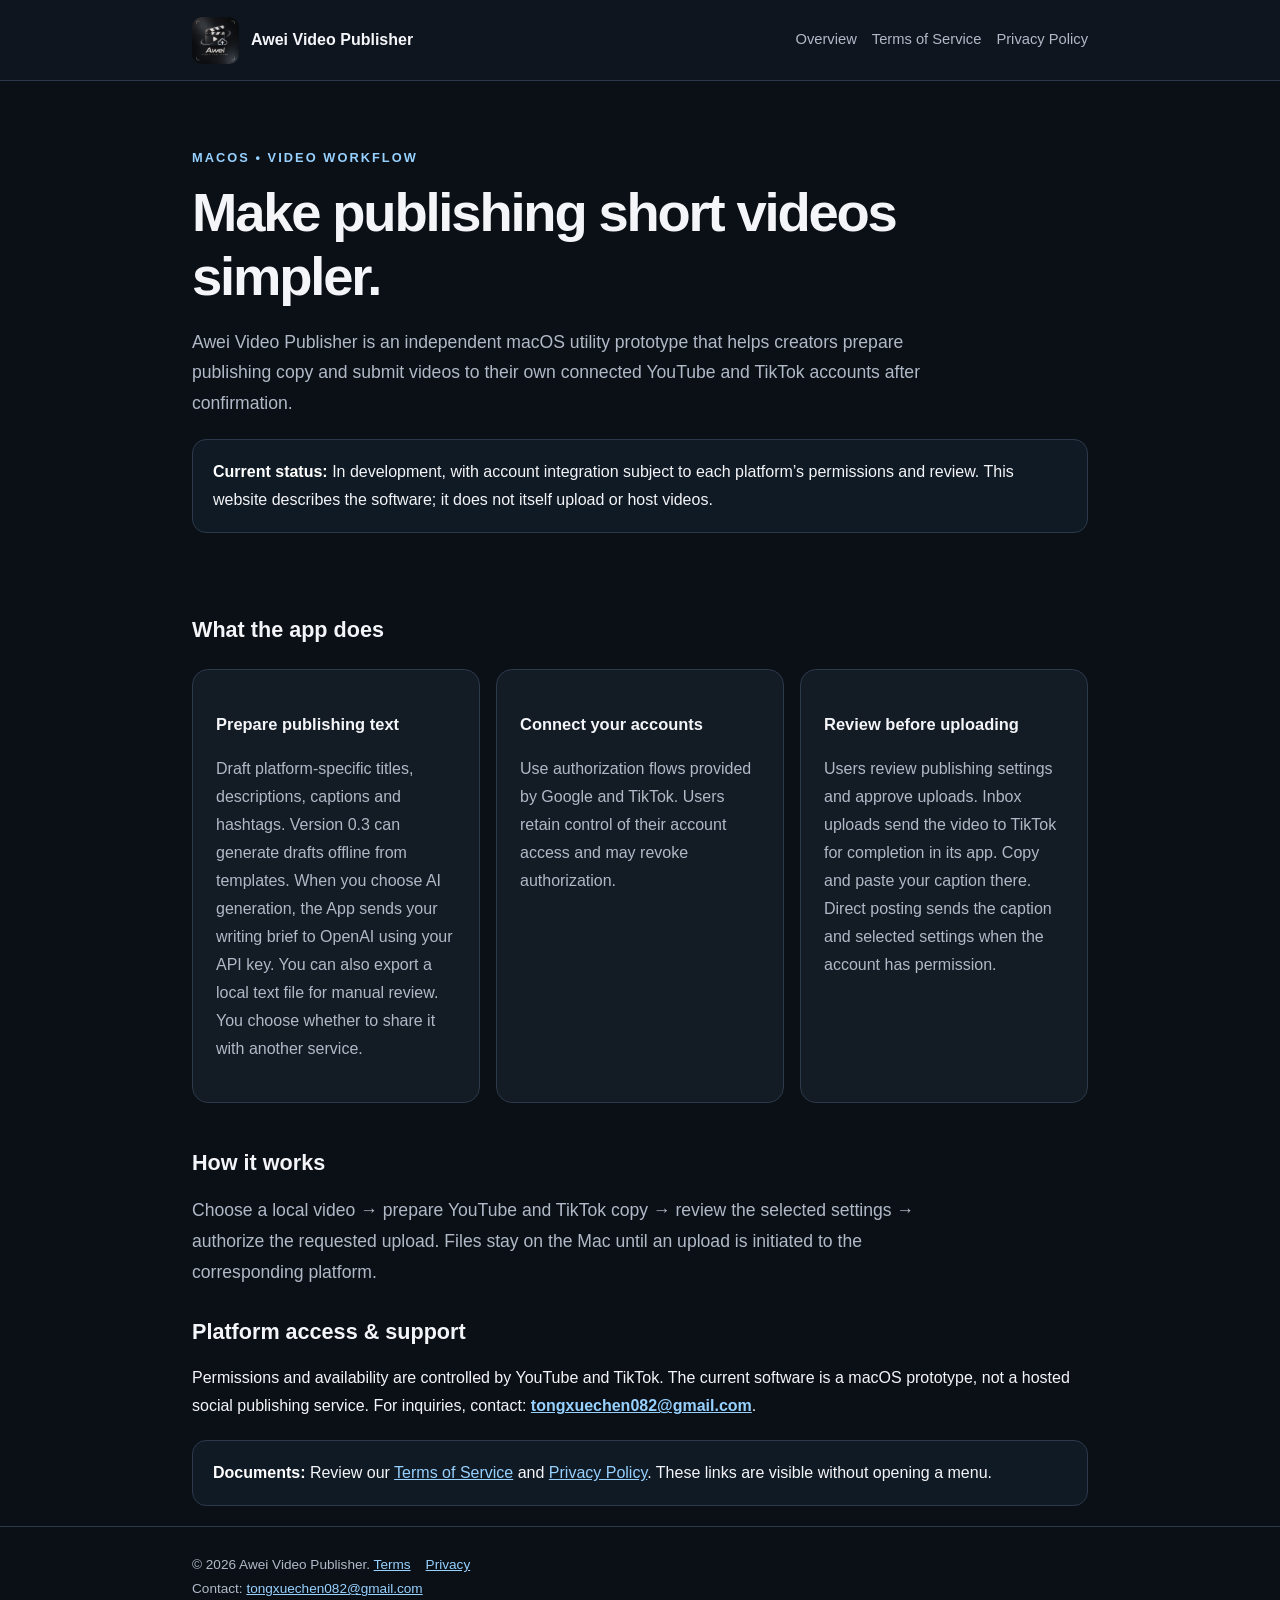
<file: index.html>
<!doctype html><html lang="en"><head><meta charset="utf-8"><meta name="viewport" content="width=device-width, initial-scale=1"><meta name="robots" content="index,follow"><title>Overview | Awei Video Publisher</title><link rel="icon" href="app-icon.png"><link rel="stylesheet" href="style.css"></head><body><header class="mast"><div class="wrap nav"><a class="brand" href="index.html"><img src="app-icon.png" alt="Awei Video Publisher icon"><span>Awei Video Publisher</span></a><nav class="links" aria-label="Main navigation"><a href="index.html">Overview</a><a href="terms.html">Terms of Service</a><a href="privacy.html">Privacy Policy</a></nav></div></header><main class="wrap"><section class="hero"><div class="eyebrow">macOS • Video workflow</div><h1>Make publishing short videos simpler.</h1><p class="lede">Awei Video Publisher is an independent macOS utility prototype that helps creators prepare publishing copy and submit videos to their own connected YouTube and TikTok accounts after confirmation.</p><p class="note"><strong>Current status:</strong> In development, with account integration subject to each platform’s permissions and review. This website describes the software; it does not itself upload or host videos.</p></section><section><h2>What the app does</h2><div class="cards"><article class="card"><h3>Prepare publishing text</h3><p>Draft platform-specific titles, descriptions, captions and hashtags. Version 0.3 can generate drafts offline from templates. When you choose AI generation, the App sends your writing brief to OpenAI using your API key. You can also export a local text file for manual review. You choose whether to share it with another service.</p></article><article class="card"><h3>Connect your accounts</h3><p>Use authorization flows provided by Google and TikTok. Users retain control of their account access and may revoke authorization.</p></article><article class="card"><h3>Review before uploading</h3><p>Users review publishing settings and approve uploads. Inbox uploads send the video to TikTok for completion in its app. Copy and paste your caption there. Direct posting sends the caption and selected settings when the account has permission.</p></article></div></section><section><h2>How it works</h2><p class="lede">Choose a local video → prepare YouTube and TikTok copy → review the selected settings → authorize the requested upload. Files stay on the Mac until an upload is initiated to the corresponding platform.</p><h2>Platform access &amp; support</h2><p>Permissions and availability are controlled by YouTube and TikTok. The current software is a macOS prototype, not a hosted social publishing service. For inquiries, contact: <strong><a href="mailto:tongxuechen082@gmail.com">tongxuechen082@gmail.com</a></strong>.</p></section><section class="note"><strong>Documents:</strong> Review our <a href="terms.html">Terms of Service</a> and <a href="privacy.html">Privacy Policy</a>. These links are visible without opening a menu.</section></main><footer><div class="wrap">© 2026 Awei Video Publisher. <a href="terms.html">Terms</a><a href="privacy.html">Privacy</a><div>Contact: <a href="mailto:tongxuechen082@gmail.com">tongxuechen082@gmail.com</a></div></div></footer></body></html>
</file>
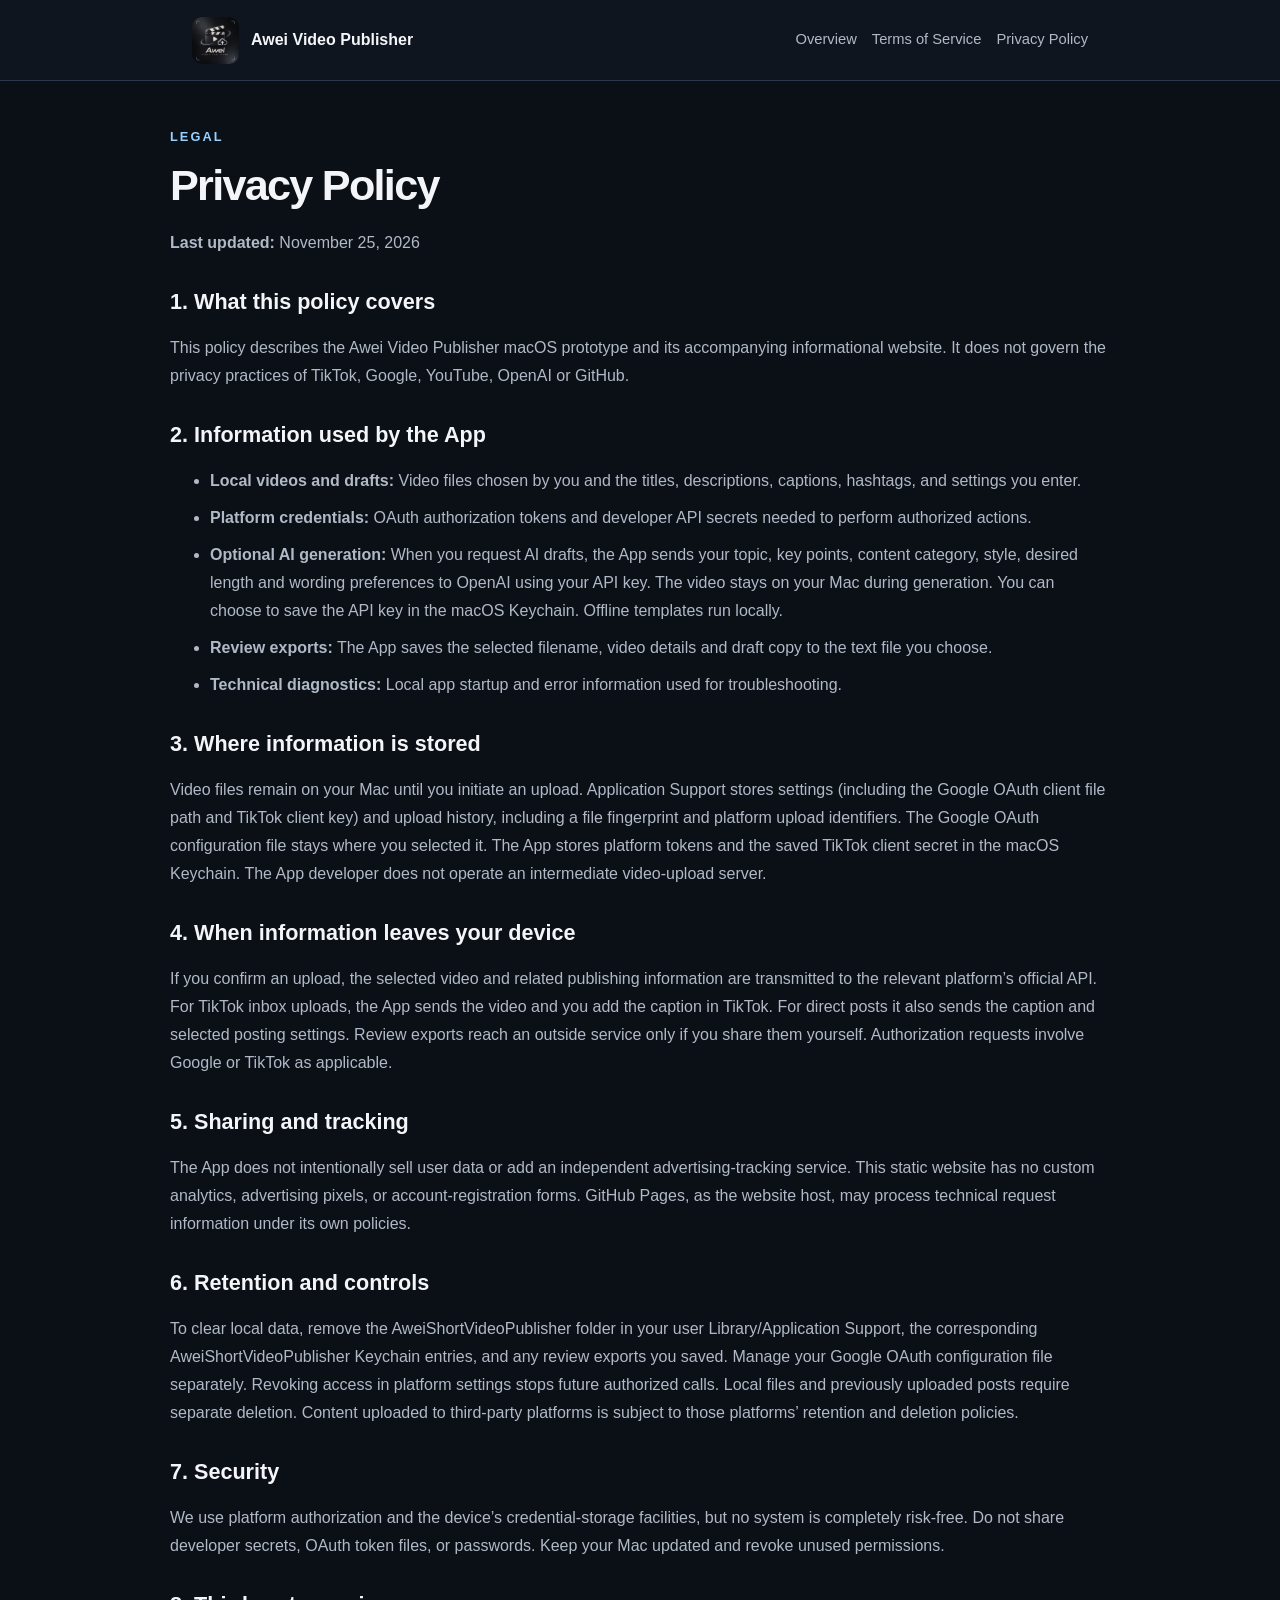
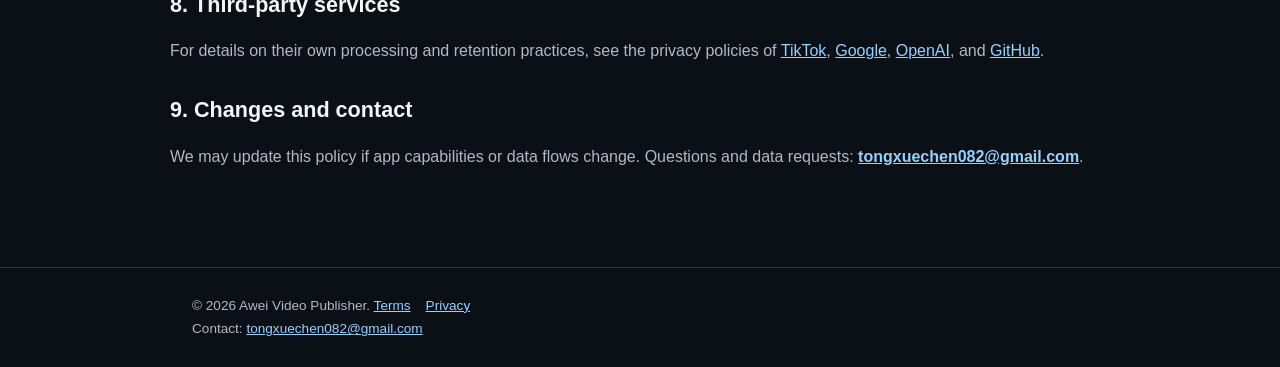
<file: privacy.html>
<!doctype html><html lang="en"><head><meta charset="utf-8"><meta name="viewport" content="width=device-width, initial-scale=1"><meta name="robots" content="index,follow"><title>Privacy Policy | Awei Video Publisher</title><link rel="icon" href="app-icon.png"><link rel="stylesheet" href="style.css"></head><body><header class="mast"><div class="wrap nav"><a class="brand" href="index.html"><img src="app-icon.png" alt="Awei Video Publisher icon"><span>Awei Video Publisher</span></a><nav class="links" aria-label="Main navigation"><a href="index.html">Overview</a><a href="terms.html">Terms of Service</a><a href="privacy.html">Privacy Policy</a></nav></div></header><main class="wrap legal"><div class="eyebrow">Legal</div><h1>Privacy Policy</h1><p><strong>Last updated:</strong> November 25, 2026</p><h2>1. What this policy covers</h2><p>This policy describes the Awei Video Publisher macOS prototype and its accompanying informational website. It does not govern the privacy practices of TikTok, Google, YouTube, OpenAI or GitHub.</p><h2>2. Information used by the App</h2><ul><li><strong>Local videos and drafts:</strong> Video files chosen by you and the titles, descriptions, captions, hashtags, and settings you enter.</li><li><strong>Platform credentials:</strong> OAuth authorization tokens and developer API secrets needed to perform authorized actions.</li><li><strong>Optional AI generation:</strong> When you request AI drafts, the App sends your topic, key points, content category, style, desired length and wording preferences to OpenAI using your API key. The video stays on your Mac during generation. You can choose to save the API key in the macOS Keychain. Offline templates run locally.</li><li><strong>Review exports:</strong> The App saves the selected filename, video details and draft copy to the text file you choose.</li><li><strong>Technical diagnostics:</strong> Local app startup and error information used for troubleshooting.</li></ul><h2>3. Where information is stored</h2><p>Video files remain on your Mac until you initiate an upload. Application Support stores settings (including the Google OAuth client file path and TikTok client key) and upload history, including a file fingerprint and platform upload identifiers. The Google OAuth configuration file stays where you selected it. The App stores platform tokens and the saved TikTok client secret in the macOS Keychain. The App developer does not operate an intermediate video-upload server.</p><h2>4. When information leaves your device</h2><p>If you confirm an upload, the selected video and related publishing information are transmitted to the relevant platform’s official API. For TikTok inbox uploads, the App sends the video and you add the caption in TikTok. For direct posts it also sends the caption and selected posting settings. Review exports reach an outside service only if you share them yourself. Authorization requests involve Google or TikTok as applicable.</p><h2>5. Sharing and tracking</h2><p>The App does not intentionally sell user data or add an independent advertising-tracking service. This static website has no custom analytics, advertising pixels, or account-registration forms. GitHub Pages, as the website host, may process technical request information under its own policies.</p><h2>6. Retention and controls</h2><p>To clear local data, remove the AweiShortVideoPublisher folder in your user Library/Application Support, the corresponding AweiShortVideoPublisher Keychain entries, and any review exports you saved. Manage your Google OAuth configuration file separately. Revoking access in platform settings stops future authorized calls. Local files and previously uploaded posts require separate deletion. Content uploaded to third-party platforms is subject to those platforms’ retention and deletion policies.</p><h2>7. Security</h2><p>We use platform authorization and the device’s credential-storage facilities, but no system is completely risk-free. Do not share developer secrets, OAuth token files, or passwords. Keep your Mac updated and revoke unused permissions.</p><h2>8. Third-party services</h2><p>For details on their own processing and retention practices, see the privacy policies of <a href="https://www.tiktok.com/legal/page/row/privacy-policy/en" rel="noopener noreferrer">TikTok</a>, <a href="https://policies.google.com/privacy" rel="noopener noreferrer">Google</a>, <a href="https://openai.com/policies/privacy-policy/" rel="noopener noreferrer">OpenAI</a>, and <a href="https://docs.github.com/en/site-policy/privacy-policies/github-general-privacy-statement" rel="noopener noreferrer">GitHub</a>.</p><h2>9. Changes and contact</h2><p>We may update this policy if app capabilities or data flows change. Questions and data requests: <strong><a href="mailto:tongxuechen082@gmail.com">tongxuechen082@gmail.com</a></strong>.</p></main><footer><div class="wrap">© 2026 Awei Video Publisher. <a href="terms.html">Terms</a><a href="privacy.html">Privacy</a><div>Contact: <a href="mailto:tongxuechen082@gmail.com">tongxuechen082@gmail.com</a></div></div></footer></body></html>
</file>
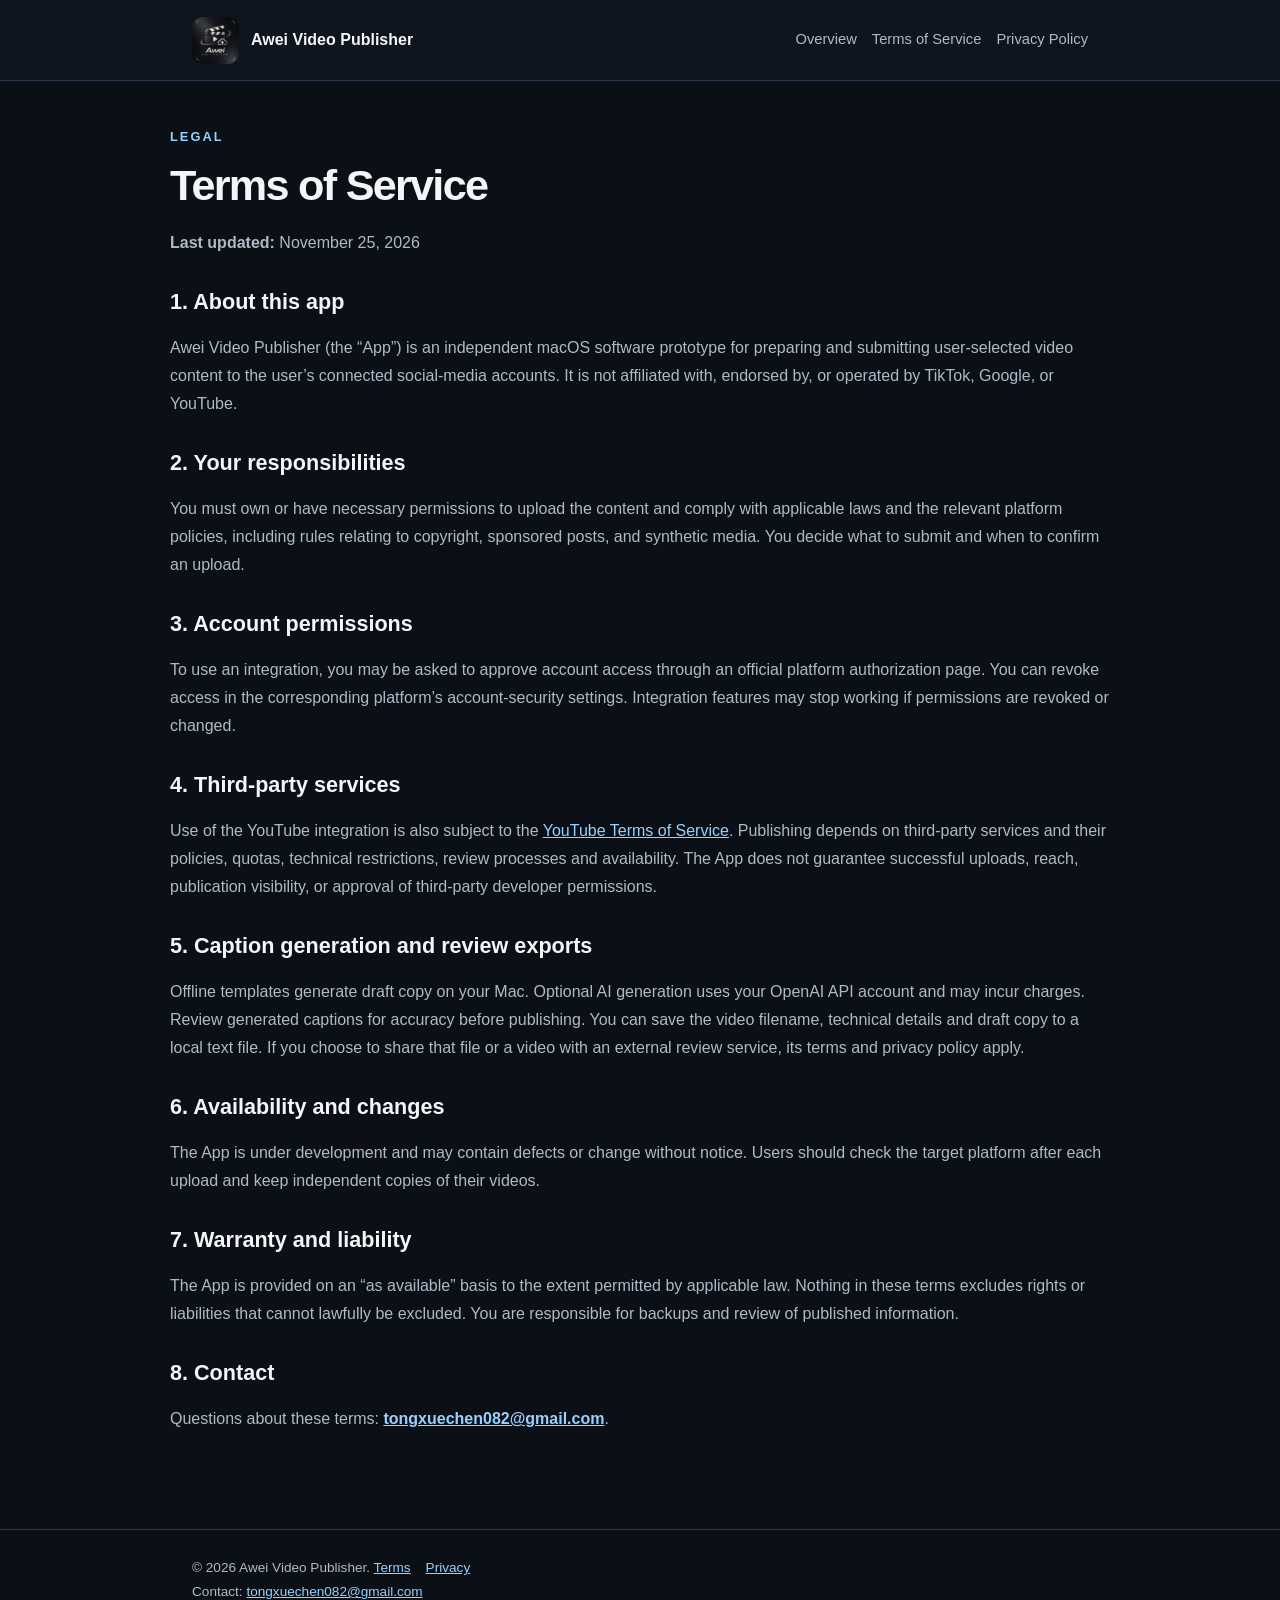
<file: terms.html>
<!doctype html><html lang="en"><head><meta charset="utf-8"><meta name="viewport" content="width=device-width, initial-scale=1"><meta name="robots" content="index,follow"><title>Terms of Service | Awei Video Publisher</title><link rel="icon" href="app-icon.png"><link rel="stylesheet" href="style.css"></head><body><header class="mast"><div class="wrap nav"><a class="brand" href="index.html"><img src="app-icon.png" alt="Awei Video Publisher icon"><span>Awei Video Publisher</span></a><nav class="links" aria-label="Main navigation"><a href="index.html">Overview</a><a href="terms.html">Terms of Service</a><a href="privacy.html">Privacy Policy</a></nav></div></header><main class="wrap legal"><div class="eyebrow">Legal</div><h1>Terms of Service</h1><p><strong>Last updated:</strong> November 25, 2026</p><h2>1. About this app</h2><p>Awei Video Publisher (the “App”) is an independent macOS software prototype for preparing and submitting user-selected video content to the user’s connected social-media accounts. It is not affiliated with, endorsed by, or operated by TikTok, Google, or YouTube.</p><h2>2. Your responsibilities</h2><p>You must own or have necessary permissions to upload the content and comply with applicable laws and the relevant platform policies, including rules relating to copyright, sponsored posts, and synthetic media. You decide what to submit and when to confirm an upload.</p><h2>3. Account permissions</h2><p>To use an integration, you may be asked to approve account access through an official platform authorization page. You can revoke access in the corresponding platform’s account-security settings. Integration features may stop working if permissions are revoked or changed.</p><h2>4. Third-party services</h2><p>Use of the YouTube integration is also subject to the <a href="https://www.youtube.com/t/terms">YouTube Terms of Service</a>. Publishing depends on third-party services and their policies, quotas, technical restrictions, review processes and availability. The App does not guarantee successful uploads, reach, publication visibility, or approval of third-party developer permissions.</p><h2>5. Caption generation and review exports</h2><p>Offline templates generate draft copy on your Mac. Optional AI generation uses your OpenAI API account and may incur charges. Review generated captions for accuracy before publishing. You can save the video filename, technical details and draft copy to a local text file. If you choose to share that file or a video with an external review service, its terms and privacy policy apply.</p><h2>6. Availability and changes</h2><p>The App is under development and may contain defects or change without notice. Users should check the target platform after each upload and keep independent copies of their videos.</p><h2>7. Warranty and liability</h2><p>The App is provided on an “as available” basis to the extent permitted by applicable law. Nothing in these terms excludes rights or liabilities that cannot lawfully be excluded. You are responsible for backups and review of published information.</p><h2>8. Contact</h2><p>Questions about these terms: <strong><a href="mailto:tongxuechen082@gmail.com">tongxuechen082@gmail.com</a></strong>.</p></main><footer><div class="wrap">© 2026 Awei Video Publisher. <a href="terms.html">Terms</a><a href="privacy.html">Privacy</a><div>Contact: <a href="mailto:tongxuechen082@gmail.com">tongxuechen082@gmail.com</a></div></div></footer></body></html>
</file>
<file: style.css>
:root{color-scheme:dark;--bg:#0b1017;--panel:#131b25;--fg:#f4f5f8;--muted:#b1b9c7;--border:#2c394a;--accent:#96d1ff}
*{box-sizing:border-box}html{scroll-behavior:smooth}body{margin:0;background:var(--bg);color:var(--fg);font-family:-apple-system,BlinkMacSystemFont,"Segoe UI","Noto Sans TC",sans-serif;line-height:1.75}
a{color:var(--accent)}.wrap{max-width:940px;padding:0 22px;margin:0 auto}.mast{border-bottom:1px solid var(--border);background:#0e151f}.nav{min-height:80px;display:flex;justify-content:space-between;align-items:center;gap:24px;flex-wrap:wrap}.brand{display:flex;align-items:center;gap:12px;color:var(--fg);font-weight:750;text-decoration:none}.brand img{width:47px;height:47px;border-radius:10px}.links{display:flex;flex-wrap:wrap;gap:15px}.links a{text-decoration:none;color:var(--muted);font-size:.92rem}.links a:hover{color:white}.hero{padding:66px 0 32px}.eyebrow{color:var(--accent);font-weight:700;font-size:.8rem;letter-spacing:.16em;text-transform:uppercase}h1{font-size:clamp(2.1rem,5vw,3.4rem);line-height:1.17;letter-spacing:-.04em;margin:12px 0 18px}h2{font-size:1.35rem;margin-top:30px;line-height:1.35}h3{font-size:1.03rem}.lede{font-size:1.1rem;max-width:750px;color:var(--muted)}.note{margin:20px 0;padding:18px 20px;border:1px solid var(--border);background:#101a24;border-radius:14px}.note strong{color:#fff}.cards{display:grid;grid-template-columns:repeat(auto-fit,minmax(215px,1fr));gap:16px;margin:25px 0 45px}.card{border:1px solid var(--border);background:var(--panel);padding:23px;border-radius:16px}.card p,.legal p,.legal li{color:var(--muted)}.legal{padding:45px 0 80px}.legal h1{font-size:2.7rem}.legal li{margin:9px 0}footer{border-top:1px solid var(--border);padding:26px 0;color:var(--muted);font-size:.85rem}footer a{margin-right:15px}.warning{background:#2b261b;border:1px solid #82623b;border-radius:12px;padding:12px 16px;color:#ffe5b5}kbd{font-family:monospace;background:#222b37;border-radius:4px;padding:2px 5px}::selection{background:#244e6a;color:white}@media(max-width:600px){.nav{padding:14px 0}.hero{padding:44px 0 20px}}
</file>
